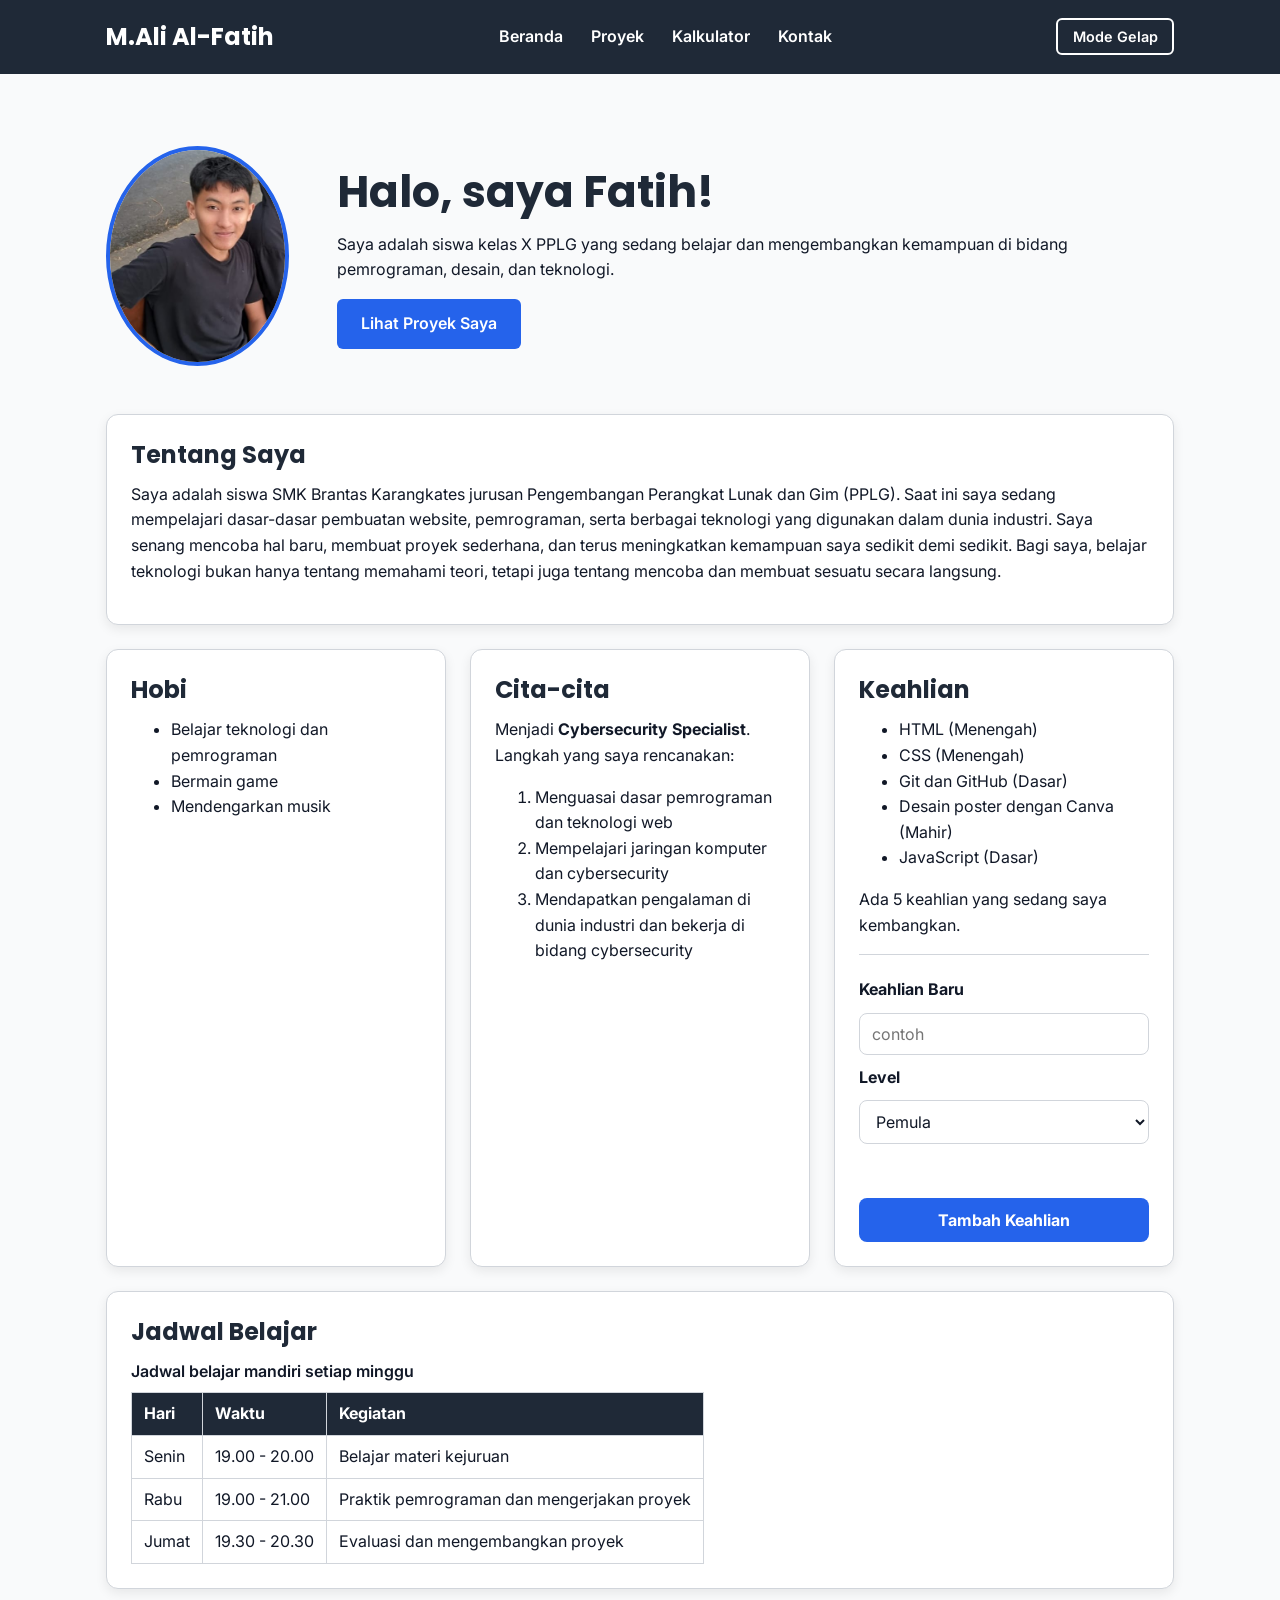
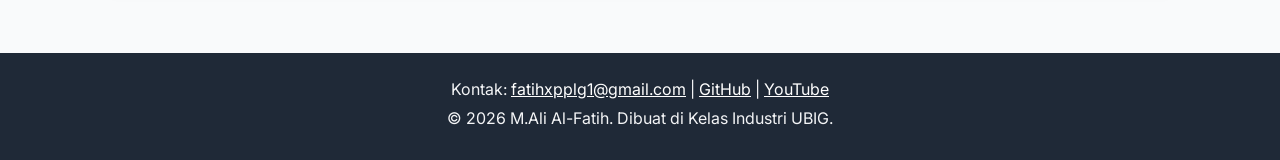
<file: index.html>
<!DOCTYPE html>
<html lang="id">
<head>
  <meta charset="UTF-8">
  <meta name="viewport" content="width=device-width, initial-scale=1.0">
  <title>M.Ali Al-Fatih | Beranda</title>
  <link rel="preconnect" href="https://fonts.googleapis.com">
  <link rel="preconnect" href="https://fonts.gstatic.com" crossorigin>
  <link href="https://fonts.googleapis.com/css2?family=Inter:wght@400;600&family=Poppins:wght@600;700&display=swap" rel="stylesheet">
  <link rel="stylesheet" href="css/style.css">
  <script src="js/main.js" defer></script>
     <script src="js/logika.js" defer></script>
     <script src="js/latihan.js" defer></script>
</head>
<body>
  <header>
    <div class="container navbar">
      <h1>M.Ali Al-Fatih</h1>
      <nav class="menu-laptop">
        <ul>
          <li><a href="index.html">Beranda</a></li>
          <li><a href="proyek.html">Proyek</a></li>
          <li><a href="kalkulator.html">Kalkulator</a></li>
          <li><a href="kontak.html">Kontak</a></li>
        </ul>
      </nav>
      <button type="button" id="tombol-tema" class="tombol-tema">Mode Gelap</button>
      <!-- Tantangan: menu ponsel yang bisa dibuka-tutup -->
      <details class="menu-ponsel">
        <summary>Menu</summary>
        <nav>
          <ul>
            <li><a href="index.html"class="active">Beranda</a></li>
            <li><a href="proyek.html">Proyek</a></li>
            <li><a href="kalkulator.html">Kalkulator</a></li>
            <li><a href="kontak.html">Kontak</a></li>
          </ul>
        </nav>
      </details>
    </div>
  </header>

  <main>
    <div class="container">
      <section class="hero">
        <img src="img/foto-profil.png" alt="Foto profil M.Ali Al-Fatih" width="180">
        <div>
          <h2>Halo, saya Fatih!</h2>
          <p>Saya adalah siswa kelas X PPLG yang sedang belajar dan mengembangkan kemampuan di bidang pemrograman, desain, dan teknologi.</p>
          <a href="proyek.html" class="tombol">Lihat Proyek Saya</a>
        </div>
      </section>

      <section class="kartu">
        <h2>Tentang Saya</h2>
        <p>Saya adalah siswa SMK Brantas Karangkates jurusan Pengembangan Perangkat Lunak dan Gim (PPLG). Saat ini saya sedang mempelajari dasar-dasar pembuatan website, pemrograman, serta berbagai teknologi yang digunakan dalam dunia industri.

Saya senang mencoba hal baru, membuat proyek sederhana, dan terus meningkatkan kemampuan saya sedikit demi sedikit. Bagi saya, belajar teknologi bukan hanya tentang memahami teori, tetapi juga tentang mencoba dan membuat sesuatu secara langsung.</p>
      </section>

      <div class="daftar-kartu">
        <section class="kartu">
          <h2>Hobi</h2>
          <ul>
            <li>Belajar teknologi dan pemrograman</li>
            <li>Bermain game </li>
            <li>Mendengarkan musik</li>
          </ul>
        </section>

        <section class="kartu">
          <h2>Cita-cita</h2>
          <p>Menjadi <strong>Cybersecurity Specialist</strong>. Langkah yang saya rencanakan:</p>
          <ol>
            <li>Menguasai dasar pemrograman dan teknologi web</li>
            <li>Mempelajari jaringan komputer dan cybersecurity</li>
            <li>Mendapatkan pengalaman di dunia industri dan bekerja di bidang cybersecurity</li>
          </ol>
        </section>

        <section class="kartu">
          <h2>Keahlian</h2>
          <ul id="daftar-skill"></ul>
          <p id="jumlah-skill"></p>
<ul id="daftar-keahlian">
  <!-- isi daftar dari keahlian.json, jangan diubah -->
</ul>


<form id="form-keahlian" class="form-keahlian">
  <label for="input-keahlian">Keahlian Baru</label>
  <input type="text" id="input-keahlian" placeholder="contoh">

  <label for="level-keahlian">Level</label>
  <select id="level-keahlian">
    <option value="Pemula">Pemula</option>
    <option value="Dasar">Dasar</option>
    <option value="Menengah">Menengah</option>
    <option value="Mahir">Mahir</option>
  </select>

  <p id="pesan-keahlian" class="pesan-keahlian" role="alert"></p>
  <button type="submit">Tambah Keahlian</button>
</form>
        </section>
      </div>

      <section class="kartu">
        <h2>Jadwal Belajar</h2>
        <table>
          <caption>Jadwal belajar mandiri setiap minggu</caption>
          <thead>
            <tr>
              <th>Hari</th>
              <th>Waktu</th>
              <th>Kegiatan</th>
            </tr>
          </thead>
          <tbody>
            <tr>
              <td>Senin</td>
              <td>19.00 - 20.00</td>
              <td>Belajar materi kejuruan</td>
            </tr>
            <tr>
              <td>Rabu</td>
              <td>19.00 - 21.00</td>
              <td>Praktik pemrograman dan mengerjakan proyek</td>
            </tr>
            <tr>
              <td>Jumat</td>
              <td>19.30 - 20.30</td>
              <td>Evaluasi dan mengembangkan proyek</td>
            </tr>
          </tbody>
        </table>
      </section>
    </div>
  </main>

  <footer>
    <p>Kontak: <a href="mailto:fatihxpplg1@gmail.com">fatihxpplg1@gmail.com</a> |
      <a href="https://github.com/fatih4710" target="_blank">GitHub</a> |
      <a href="https://www.youtube.com/channel/UCp1tP5fYwFBVt3Q3WwWPWyw" target="_blank">YouTube</a></p>
    <p>&copy; 2026 M.Ali Al-Fatih. Dibuat di Kelas Industri UBIG.</p>
  </footer>
</body>
</html>
</file>
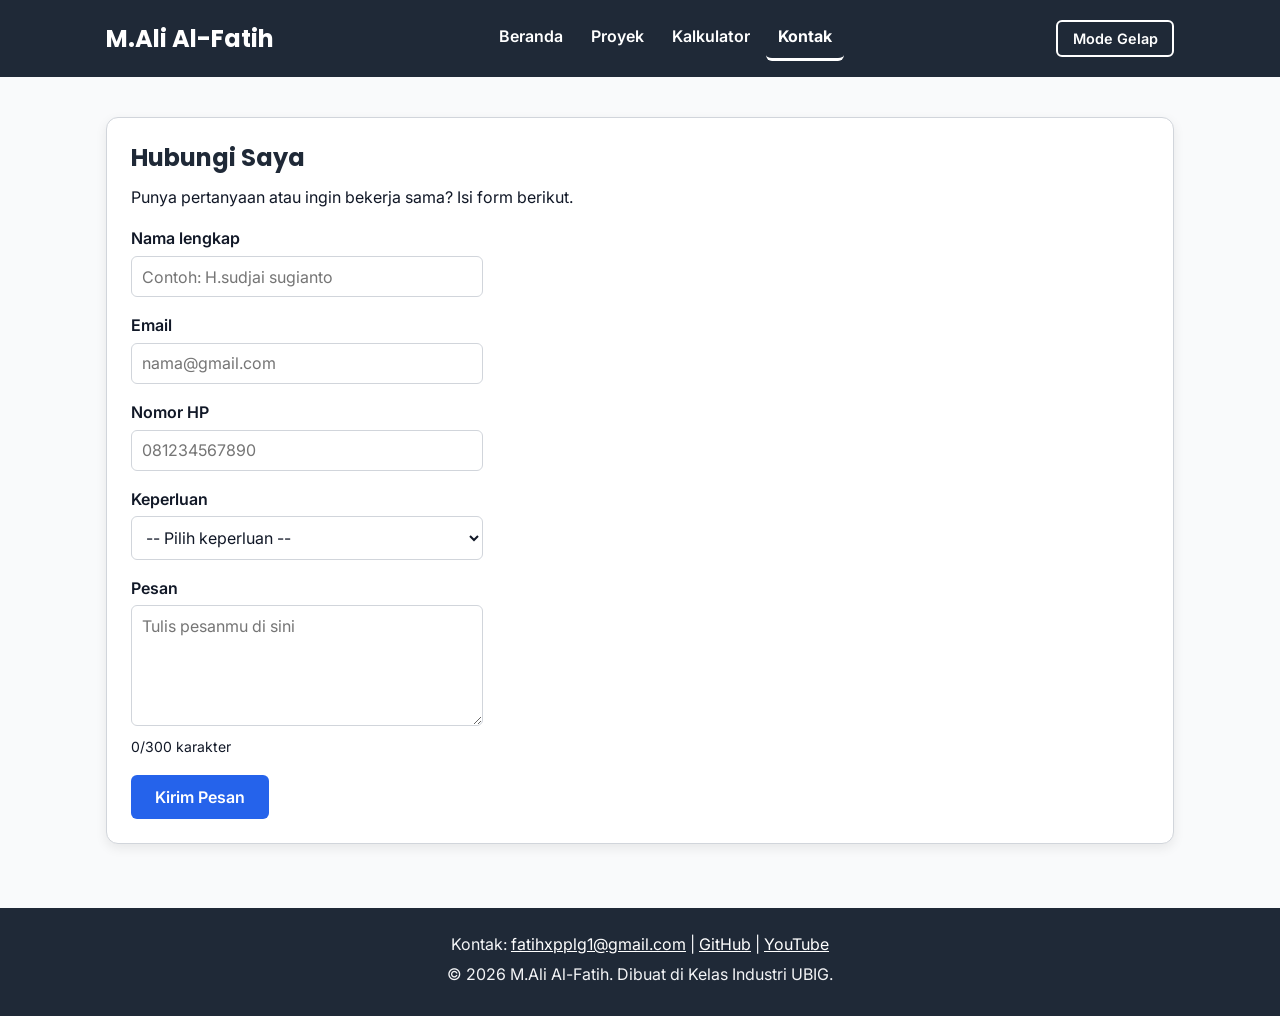
<file: kontak.html>
<!DOCTYPE html>
<html lang="id">
<head>
  <meta charset="UTF-8">
  <meta name="viewport" content="width=device-width, initial-scale=1.0">
  <title>M.Ali Al-Fatih | Kontak</title>
  <link rel="preconnect" href="https://fonts.googleapis.com">
  <link rel="preconnect" href="https://fonts.gstatic.com" crossorigin>
  <link href="https://fonts.googleapis.com/css2?family=Inter:wght@400;600&family=Poppins:wght@600;700&display=swap" rel="stylesheet">
  <link rel="stylesheet" href="css/style.css">
  <script src="js/main.js" defer></script>
</head>
<body>
  <header>
    <div class="container navbar">
      <h1>M.Ali Al-Fatih</h1>
      <nav class="menu-laptop">
        <ul>
                   <li><a href="index.html">Beranda</a></li>
                    <li><a href="proyek.html">Proyek</a></li>
                    <li><a href="kalkulator.html">Kalkulator</a></li>
                    <li><a href="kontak.html"class="active">Kontak</a></li>
        </ul>
      </nav>
      <button type="button" id="tombol-tema" class="tombol-tema">Mode Gelap</button>
      <!-- Tantangan: menu ponsel yang bisa dibuka-tutup -->
      <details class="menu-ponsel">
        <summary>Menu</summary>
        <nav>
          <ul>
            <li><a href="index.html">Beranda</a></li>
            <li><a href="proyek.html">Proyek</a></li>
            <li><a href="kontak.html">Kontak</a></li>
            <li><a href="kalkulator.html">Kalkulator</a></li>
          </ul>
        </nav>
      </details>
    </div>
  </header>

  <main>
    <div class="container">
      <section class="kartu">
        <h2>Hubungi Saya</h2>
        <p>Punya pertanyaan atau ingin bekerja sama? Isi form berikut.</p>

        <form>
          <p>
            <label for="nama">Nama lengkap</label><br>
            <input type="text" id="nama" name="nama" placeholder="Contoh: H.sudjai sugianto " required>
          </p>
          <p>
            <label for="email">Email</label><br>
            <input type="email" id="email" name="email" placeholder="nama@gmail.com" required>
          </p>
          <p>
            <label for="hp">Nomor HP</label><br>
            <input type="tel" id="hp" name="hp" placeholder="081234567890" required>
          </p>
          <p>
            <label for="keperluan">Keperluan</label><br>
            <select id="keperluan" name="keperluan" required>
              <option value="">-- Pilih keperluan --</option>
              <option value="bertanya">Bertanya</option>
              <option value="kerja-sama">Kerja sama proyek</option>
              <option value="lainnya">Lainnya</option>
            </select>
          </p>
          <p>
            <label for="pesan">Pesan</label><br>
            <textarea id="pesan" name="pesan" rows="5" cols="40" maxlength="300" placeholder="Tulis pesanmu di sini" required></textarea><br>
            <span id="hitung-karakter" class="keterangan">0/300 karakter</span>
          </p>
          <button type="submit">Kirim Pesan</button>
        </form>
      </section>
    </div>
  </main>

  <footer>
    <p>Kontak: <a href="mailto:fatihxpplg1@gmail.com">fatihxpplg1@gmail.com</a> |
      <a href="https://github.com/fatih4710" target="_blank">GitHub</a> |
      <a href="https://www.youtube.com/channel/UCp1tP5fYwFBVt3Q3WwWPWyw" target="_blank">YouTube</a></p>
    <p>&copy; 2026 M.Ali Al-Fatih. Dibuat di Kelas Industri UBIG.</p>
  </footer>
</body>
</html>
</file>
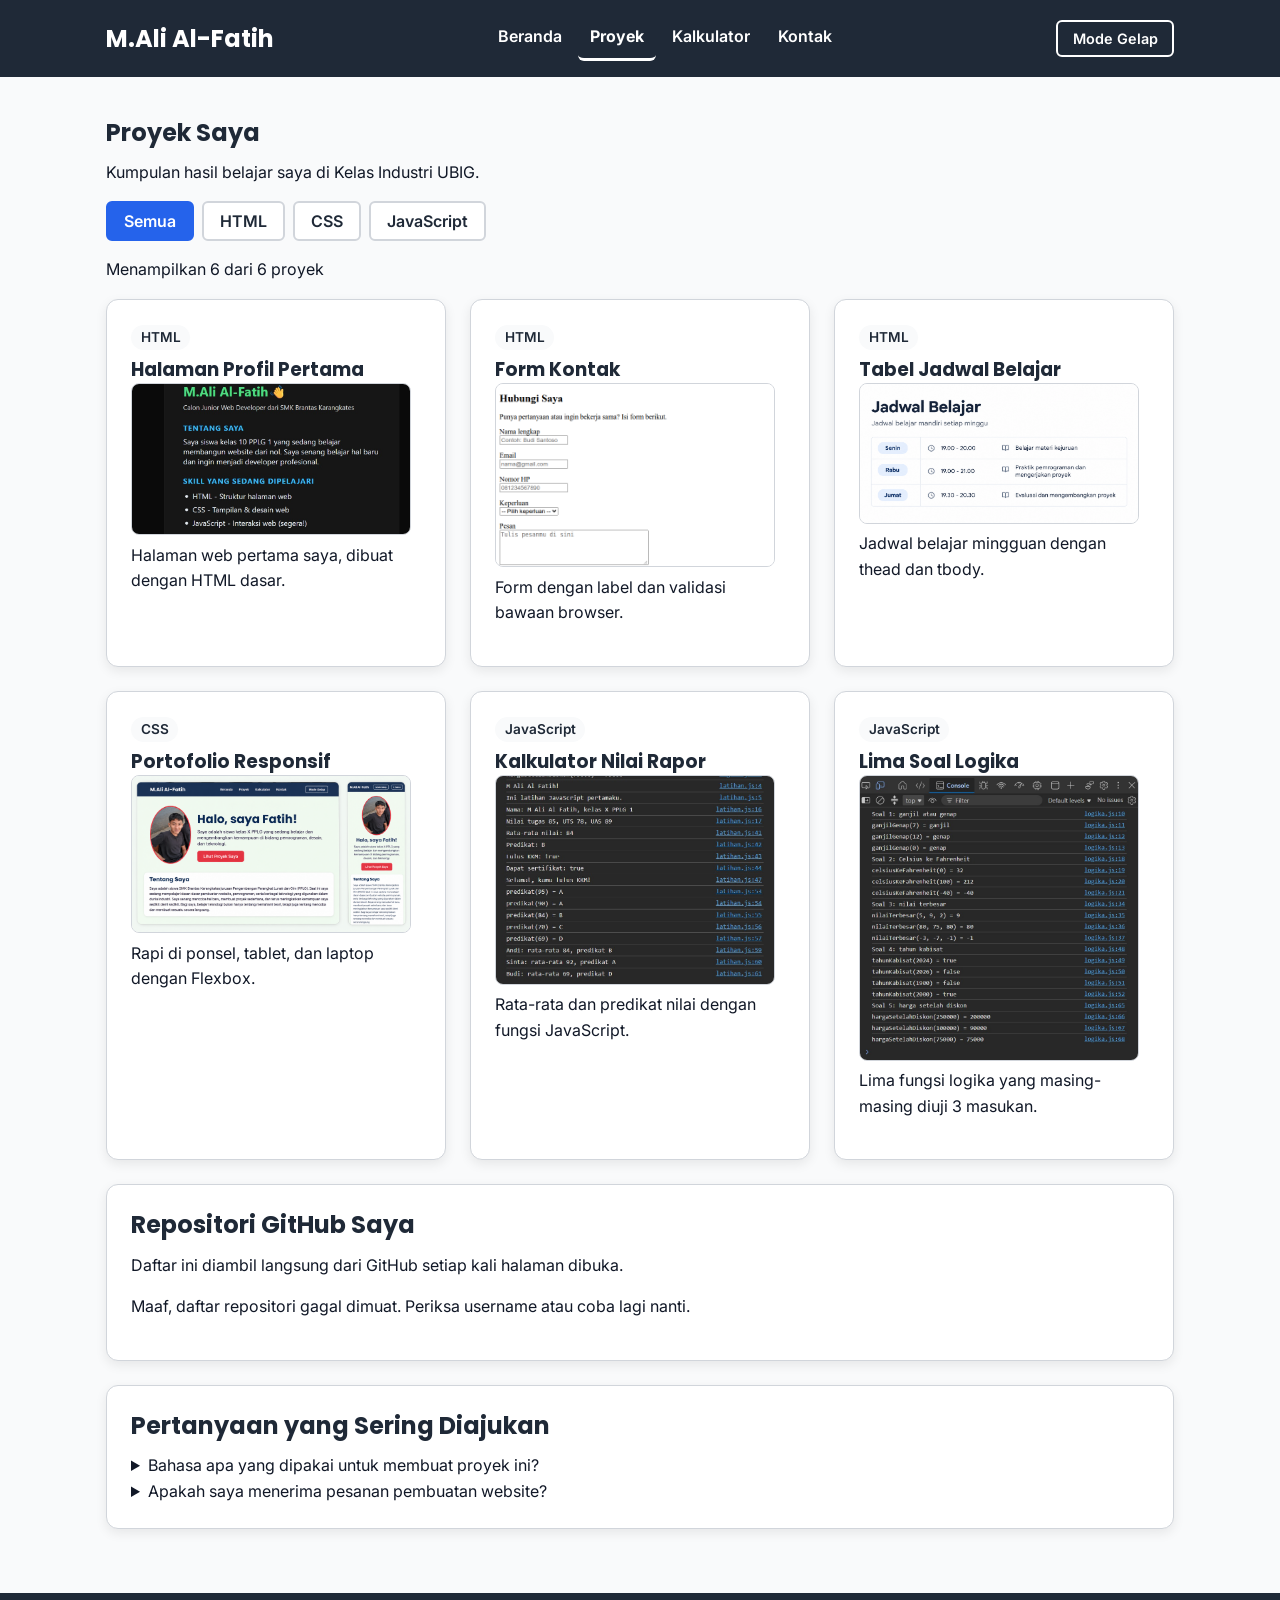
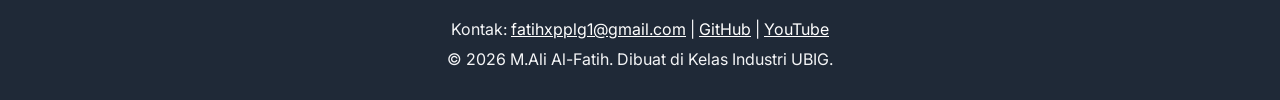
<file: proyek.html>
<!DOCTYPE html>
<html lang="id">
<head>
  <meta charset="UTF-8">
  <meta name="viewport" content="width=device-width, initial-scale=1.0">
  <title>M.Ali Al-Fatih | Proyek</title>
  <link rel="preconnect" href="https://fonts.googleapis.com">
  <link rel="preconnect" href="https://fonts.gstatic.com" crossorigin>
  <link href="https://fonts.googleapis.com/css2?family=Inter:wght@400;600&family=Poppins:wght@600;700&display=swap" rel="stylesheet">
  <link rel="stylesheet" href="css/style.css">
  <script src="js/main.js" defer></script>
</head>
<body>
  <header>
    <div class="container navbar">
      <h1>M.Ali Al-Fatih</h1>
      <nav class="menu-laptop">
        <ul>
                   <li><a href="index.html">Beranda</a></li>
                    <li><a href="proyek.html"class="active">Proyek</a></li>
                    <li><a href="kalkulator.html">Kalkulator</a></li>
                    <li><a href="kontak.html">Kontak</a></li>
        </ul>
      </nav>
      <button type="button" id="tombol-tema" class="tombol-tema">Mode Gelap</button>
      <!-- Tantangan: menu ponsel yang bisa dibuka-tutup -->
      <details class="menu-ponsel">
        <summary>Menu</summary>
        <nav>
          <ul>
            <li><a href="index.html">Beranda</a></li>
            <li><a href="proyek.html">Proyek</a></li>
            <li><a href="kontak.html">Kontak</a></li>
            <li><a href="kalkulator.html">Kalkulator</a></li>
          </ul>
        </nav>
      </details>
    </div>
  </header>

  <main>
    <div class="container">
      <section>
        <h2>Proyek Saya</h2>
        <p>Kumpulan hasil belajar saya di Kelas Industri UBIG.</p>

        <div class="filter">
          <button type="button" class="tombol-filter aktif" id="filter-semua">Semua</button>
           <button type="button" class="tombol-filter" id="filter-html">HTML</button>
          <button type="button" class="tombol-filter" id="filter-css">CSS</button>
          <button type="button" class="tombol-filter" id="filter-javascript">JavaScript</button>
        </div>
        <p id="jumlah-proyek"></p>

        <div class="daftar-kartu" id="daftar-proyek"></div>
      </section>
            <section class="kartu">
        <h2>Repositori GitHub Saya</h2>
        <p>Daftar ini diambil langsung dari GitHub setiap kali halaman dibuka.</p>
        <p id="status-repo"></p>
        <ul id="daftar-repo"></ul>
      </section>

      <!-- FAQ dengan details dan summary -->
      <section class="kartu">
        <h2>Pertanyaan yang Sering Diajukan</h2>
        <details>
          <summary>Bahasa apa yang dipakai untuk membuat proyek ini?</summary>
          <p>Proyek di halaman ini dibuat dengan HTML, CSS, dan JavaScript. Pilih tombol kategori di atas untuk melihat proyek per bahasa.</p>
        </details>
        <details>
          <summary>Apakah saya menerima pesanan pembuatan website?</summary>
          <p>Belum, saya masih belajar. Namun kamu tetap boleh menghubungi saya melalui halaman Kontak.</p>
        </details>
      </section>
    </div>
  </main>

  <footer>
    <p>Kontak: <a href="mailto:fatihxpplg1@gmail.com">fatihxpplg1@gmail.com</a> |
      <a href="https://github.com/fatih4710" target="_blank">GitHub</a> |
      <a href="https://www.youtube.com/channel/UCp1tP5fYwFBVt3Q3WwWPWyw" target="_blank">YouTube</a></p>
    <p>&copy; 2026 M.Ali Al-Fatih. Dibuat di Kelas Industri UBIG.</p>
  </footer>
</body>
</html>
</file>
<file: css/style.css>
/* Gaya Portofolio v2
   Palet: Abu Gelap + Biru
   Huruf: Poppins (judul), Inter (isi)
   Tata letak: mobile first, titik ubah 768px (tablet) dan 1024px (laptop)
   Tema gelap: aktif saat <body> memiliki class "gelap" */

/* 1. Variabel warna (tema terang) */
:root {
  --warna-utama: #1F2937;        /* header, footer, kepala tabel */
  --warna-judul: #1F2937;
  --warna-aksen: #2563EB;        /* tombol dan penanda aktif */
  --warna-tautan: #1D4ED8;
  --warna-latar: #F9FAFB;
  --warna-teks: #111827;
  --warna-kartu: #FFFFFF;
  --warna-garis: #D1D5DB;
  --warna-teks-tombol: #FFFFFF;  /* tulisan di atas warna aksen */
}

/* Tema gelap: isi variabel diganti saat body memiliki class gelap */
body.gelap {
  --warna-utama: #111827;
  --warna-judul: #93C5FD;
  --warna-aksen: #60A5FA;
  --warna-tautan: #93C5FD;
  --warna-latar: #0B1220;
  --warna-teks: #F3F4F6;
  --warna-kartu: #1F2937;
  --warna-garis: #374151;
  --warna-teks-tombol: #0B1220;
}

/* 2. Reset */
* {
  box-sizing: border-box;
  margin: 0;
}

img {
  max-width: 100%;
  height: auto;
}

/* 3. Dasar halaman: warna dan huruf */
body {
  min-height: 100vh;
  display: flex;
  flex-direction: column;
  font-family: "Inter", Arial, sans-serif;
  font-size: 1rem;
  line-height: 1.6;
  color: var(--warna-teks);
  background-color: var(--warna-latar);
}

h1, h2, h3 {
  font-family: "Poppins", Arial, sans-serif;
  color: var(--warna-judul);
  line-height: 1.3;
}

h2 {
  margin-bottom: 0.75rem;
}

p, ul, ol {
  margin-bottom: 1rem;
}

a {
  color: var(--warna-tautan);
}

/* Garis fokus untuk pengguna keyboard */
a:focus-visible,
button:focus-visible,
input:focus-visible,
select:focus-visible,
textarea:focus-visible,
summary:focus-visible {
  outline: 3px solid var(--warna-aksen);
  outline-offset: 2px;
}

/* 4. Wadah, header, dan menu */
.container {
  max-width: 1100px;
  margin: 0 auto;
  padding: 0 1rem;
}

header {
  background-color: var(--warna-utama);
  color: #FFFFFF;
  padding: 1rem 0;
}

header h1 {
  color: #FFFFFF;
  font-size: 1.5rem;
}

.navbar {
  display: flex;
  flex-wrap: wrap;
  justify-content: space-between;
  align-items: center;
  gap: 0.5rem;
}

nav ul {
  display: flex;
  gap: 0.25rem;
  padding: 0;
  margin: 0;
  list-style: none;
}

nav a {
  display: inline-block;
  padding: 0.5rem 0.75rem;
  border-radius: 6px;
  color: #FFFFFF;
  font-weight: 600;
  text-decoration: none;
}

/* Penanda halaman yang sedang dibuka */
nav a.active {
  border-bottom: 3px solid #FFFFFF;
  font-weight: bold;
}

/* Menu ponsel buka-tutup dengan details */
.menu-laptop {
  display: none;
}

.menu-ponsel summary {
  padding: 0.5rem 0.75rem;
  border: 1px solid #FFFFFF;
  border-radius: 6px;
  font-weight: 600;
  cursor: pointer;
}

.menu-ponsel ul {
  flex-direction: column;
  margin-top: 0.5rem;
}

/* 5. Isi utama, hero, dan kartu */
main {
  flex: 1;
  padding: 1.5rem 0;
}

.hero {
  display: flex;
  flex-direction: column;
  align-items: center;
  gap: 1.5rem;
  padding: 1rem 0 2rem;
  text-align: center;
}

.hero img {
  border: 4px solid var(--warna-aksen);
  border-radius: 50%;
}

.hero h2 {
  font-size: 2rem;
}

.tombol {
  display: inline-block;
  padding: 0.75rem 1.5rem;
  border-radius: 6px;
  background-color: var(--warna-aksen);
  color: var(--warna-teks-tombol);
  font-weight: 600;
  text-decoration: none;
}

.tombol:hover {
  filter: brightness(0.92);
}

.kartu {
  background-color: var(--warna-kartu);
  padding: 1rem;
  margin-bottom: 1.5rem;
  border: 1px solid var(--warna-garis);
  border-radius: 12px;
  box-shadow: 0 4px 12px rgba(0, 0, 0, 0.08);
}

.daftar-kartu {
  display: flex;
  flex-wrap: wrap;
  gap: 1.5rem;
  margin-bottom: 1.5rem;
}

.daftar-kartu .kartu {
  flex: 1 1 280px;
  margin-bottom: 0;
}

article img {
  border-radius: 8px;
  border: 1px solid var(--warna-garis);
}

/* 6. Tabel */
table {
  border-collapse: collapse;
}

caption {
  font-weight: 600;
  text-align: left;
  margin-bottom: 0.5rem;
}

th, td {
  border: 1px solid var(--warna-garis);
  padding: 0.5rem 0.75rem;
  text-align: left;
}

th {
  background-color: var(--warna-utama);
  color: #FFFFFF;
}

/* 7. Form */
label {
  font-weight: 600;
}

input, select, textarea {
  width: 100%;
  max-width: 22rem;
  padding: 0.6rem;
  margin-top: 0.25rem;
  border: 1px solid var(--warna-garis);
  border-radius: 6px;
  background-color: var(--warna-kartu);
  color: var(--warna-teks);
  font-family: inherit;
  font-size: 1rem;
}

button {
  padding: 0.75rem 1.5rem;
  border: none;
  border-radius: 6px;
  background-color: var(--warna-aksen);
  color: var(--warna-teks-tombol);
  font-family: inherit;
  font-size: 1rem;
  font-weight: 600;
  cursor: pointer;
}

button:hover {
  filter: brightness(0.92);
}

.keterangan {
  font-size: 0.875rem;
}

/* 8. Footer */
footer {
  background-color: var(--warna-utama);
  color: #F3F4F6;
  text-align: center;
  padding: 1.5rem;
}

footer p {
  margin-bottom: 0.25rem;
}

footer a {
  color: #FFFFFF;
}

/* 9. Tombol tema, filter, dan label kategori */
.tombol-tema {
  padding: 0.5rem 0.9rem;
  border: 2px solid #FFFFFF;
  background-color: transparent;
  color: #FFFFFF;
  font-size: 0.9rem;
}

.filter {
  display: flex;
  flex-wrap: wrap;
  gap: 0.5rem;
  margin-bottom: 1rem;
}

.tombol-filter {
  padding: 0.5rem 1rem;
  border: 2px solid var(--warna-garis);
  background-color: var(--warna-kartu);
  color: var(--warna-judul);
}

.tombol-filter.aktif {
  background-color: var(--warna-aksen);
  border-color: var(--warna-aksen);
  color: var(--warna-teks-tombol);
}

.label {
  display: inline-block;
  padding: 0.1rem 0.6rem;
  margin-bottom: 0.5rem;
  border-radius: 999px;
  background-color: var(--warna-latar);
  color: var(--warna-judul);
  font-size: 0.85rem;
  font-weight: 600;
}

/* 10. Form tambah keahlian */
.form-keahlian {
  margin-top: 16px;
  padding-top: 12px;
  border-top: 1px solid var(--warna-garis);
}

.form-keahlian label {
  display: block;
  margin: 10px 0 6px;
  font-weight: bold;
}

.form-keahlian input,
.form-keahlian select {
  width: 100%;
  max-width: none;
  padding: 10px 12px;
  border-radius: 8px;
}

.form-keahlian button {
  width: 100%;
  margin-top: 12px;
  padding: 12px;
  border-radius: 8px;
  font-weight: bold;
}

.pesan-keahlian {
  min-height: 1.2em;
  margin-top: 8px;
  color: #B91C1C;
  font-size: 0.9rem;
}

body.gelap .pesan-keahlian {
  color: #FCA5A5;
}

/* 11. Tablet: lebar layar 768px ke atas */
@media (min-width: 768px) {
  .menu-laptop {
    display: block;
  }

  .menu-ponsel {
    display: none;
  }

  .hero {
    flex-direction: row;
    padding: 2rem 0 3rem;
    text-align: left;
  }

  .kartu {
    padding: 1.5rem;
  }
}

/* 12. Laptop: lebar layar 1024px ke atas */
@media (min-width: 1024px) {
  main {
    padding: 2.5rem 0;
  }

  .hero {
    gap: 3rem;
  }

  .hero h2 {
    font-size: 2.75rem;
  }
}
.hero img {
  border: 4px solid var(--warna-aksen);
  border-radius: 50%;
}.hero img {
  width: 220px;
  height: 220px;
  object-fit: cover;
  border: 4px solid var(--warna-aksen);
  border-radius: 50%;
}
</file>
